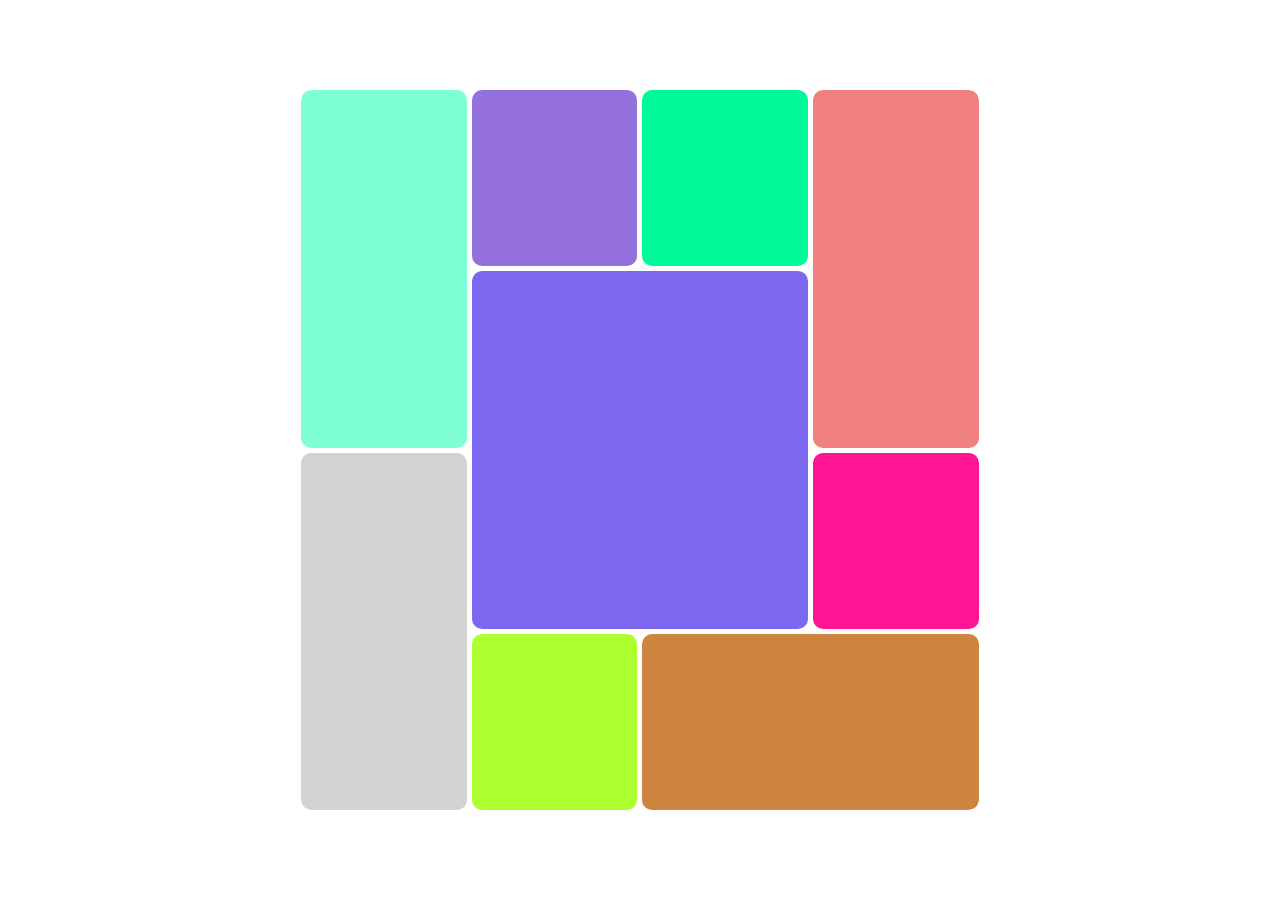
<file: HTML&CSS/Display_GRIDS/index.html>
<!DOCTYPE html>
<html lang="en">
<head>
    <meta charset="UTF-8">
    <meta name="viewport" content="width=device-width, initial-scale=1.0">
    <title>Document</title>
    <link rel="stylesheet" href="style.css">
</head>
<body>
        <main>
            <div class="top-left"></div>
            <div class="top-center-left"></div>
            <div class="top-center-right"></div>
            <div class="top-right"></div>
            <div class="center"></div>
            <div class="center-right"></div>
            <div class="bottom-left"></div>
            <div class="bottom-center-left"></div>
            <div class="bottom-right"></div>
            <!-- <div class="top-center-left"></div>
            <div class="center"></div>
            <div class="center"></div>
            <div class="bottom-right"></div>
            <div class="top-left"></div>
            <div class="center"></div>
            <div class="bottom-left"></div> -->
        </main>
</body>
</html>
</file>
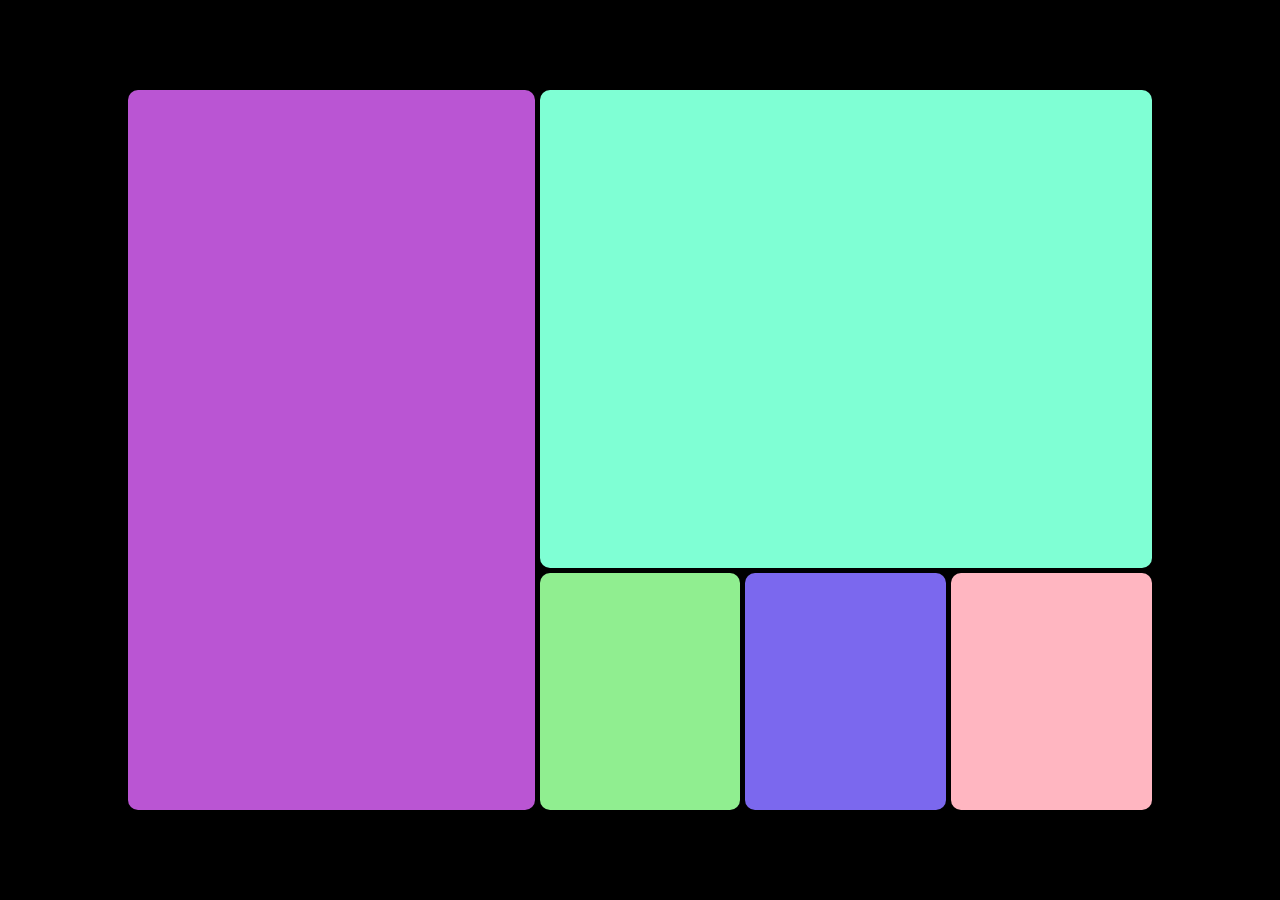
<file: HTML&CSS/Responsive/index.html>
<!DOCTYPE html>
<html lang="en">
<head>
    <meta charset="UTF-8">
    <meta name="viewport" content="width=device-width, initial-scale=1.0">
    <title>Document</title>
    <link rel="stylesheet" href="style.css">
</head>
<body>
    <main>
        <section class="left"></section>
        <section class="top-right"></section>
        <section class="btm-center"></section>
        <section class="btm-center-right"></section>
        <section class="btm-right"></section>
    </main>
</body>
</html>
</file>
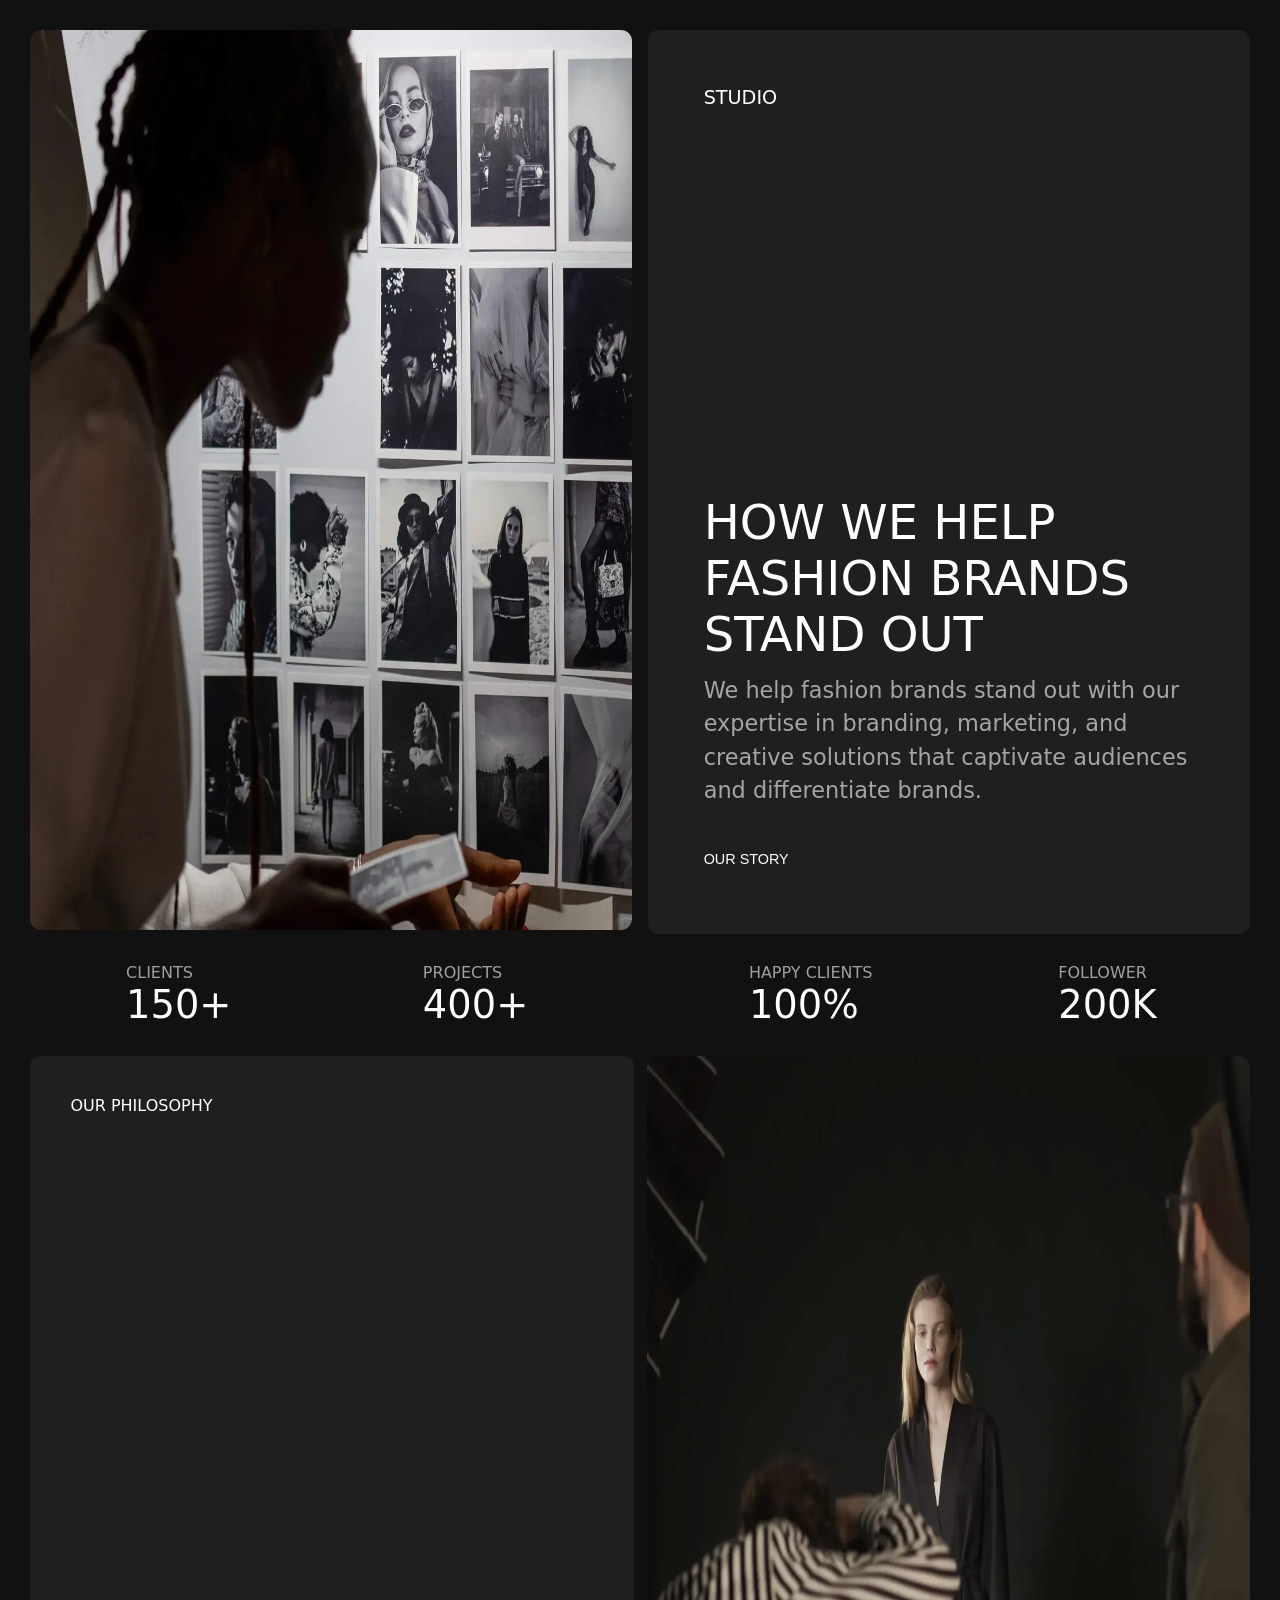
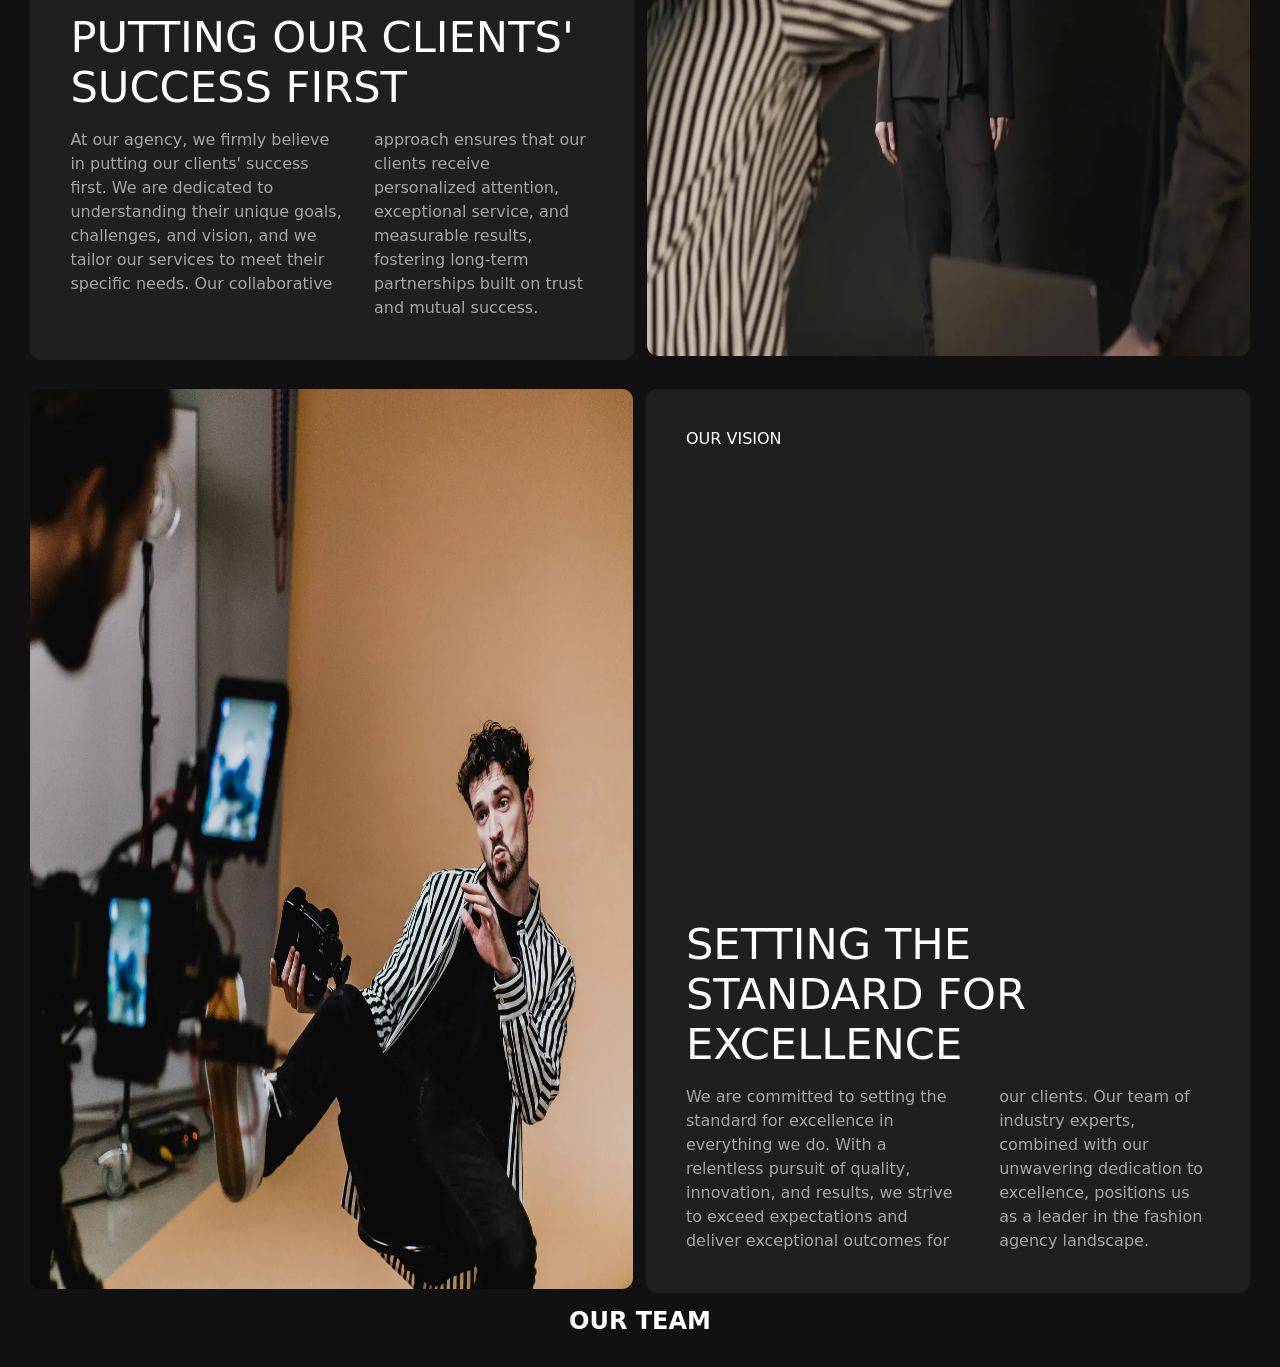
<file: HTML&CSS/Responsive2/index.html>
<!DOCTYPE html>
<html lang="en">
<head>
    <meta charset="UTF-8">
    <meta name="viewport" content="width=device-width, initial-scale=1.0">
    <title>Document</title>
    <link rel="stylesheet" href="style.css">
</head>
<body>
    <main>
        <section class="view1">
            <div class="top">
                <img src="./image1.webp" alt="">
            </div>
            <div class="bottom">
                <p>STUDIO</p>
                <div class="text">
                    <h1>How We Help Fashion Brands Stand Out</h1>
                    <p>We help fashion brands stand out with our expertise in branding, marketing, and creative solutions that captivate audiences and differentiate brands.</p>
                    <button>OUR STORY</button>
                </div>
            </div>
        </section>
        <section class="view2">
            <div class="top">
                <div>
                    <p>Clients</p>
                    <h1>150+</h1>
                </div>
                <div>
                    <p>Projects</p>
                    <h1>400+</h1>
                </div>
            </div>
            <div class="bottom">
                <div>
                    <p>Happy Clients</p>
                    <h1>100%</h1>
                </div>
                <div>
                    <p>Follower</p>
                    <h1>200K</h1>
                </div>
            </div>
        </section>
        <section class="view3">
            <div class="top">
                <img src="./image2.webp" alt="">
            </div>
            <div class="bottom">
                <p>Our Philosophy</p>
                <div class="text2">
                    <h1>Putting Our Clients' Success First</h1>
                    <div class="para">
                        <p>At our agency, we firmly believe in putting our clients' success first. We are dedicated to understanding their unique goals, challenges, and vision, and we tailor our services to meet their specific needs. Our collaborative</p>
                        <p>approach ensures that our clients receive personalized attention, exceptional service, and measurable results, fostering long-term partnerships built on trust and mutual success.</p>
                    </div>
                </div>
            </div>
        </section>
        <section class="view4">
            <div class="top">
                <img src="./image3.webp" alt="">
            </div>
            <div class="bottom">
                <p>Our Vision</p>
                <div class="text3">
                    <h1>Setting the Standard for Excellence</h1>
                    <div class="para2">
                        <p>We are committed to setting the standard for excellence in everything we do. With a relentless pursuit of quality, innovation, and results, we strive to exceed expectations and deliver exceptional outcomes for</p>
                        <p>our clients. Our team of industry experts, combined with our unwavering dedication to excellence, positions us as a leader in the fashion agency landscape.</p>
                    </div>
                </div>
            </div>
        </section>
        <section class="view5">
            <h1>OUR TEAM</h1>
        </section>
        <section class="view6">
            <div></div>
        </section>
    </main>
</body>
</html>
</file>
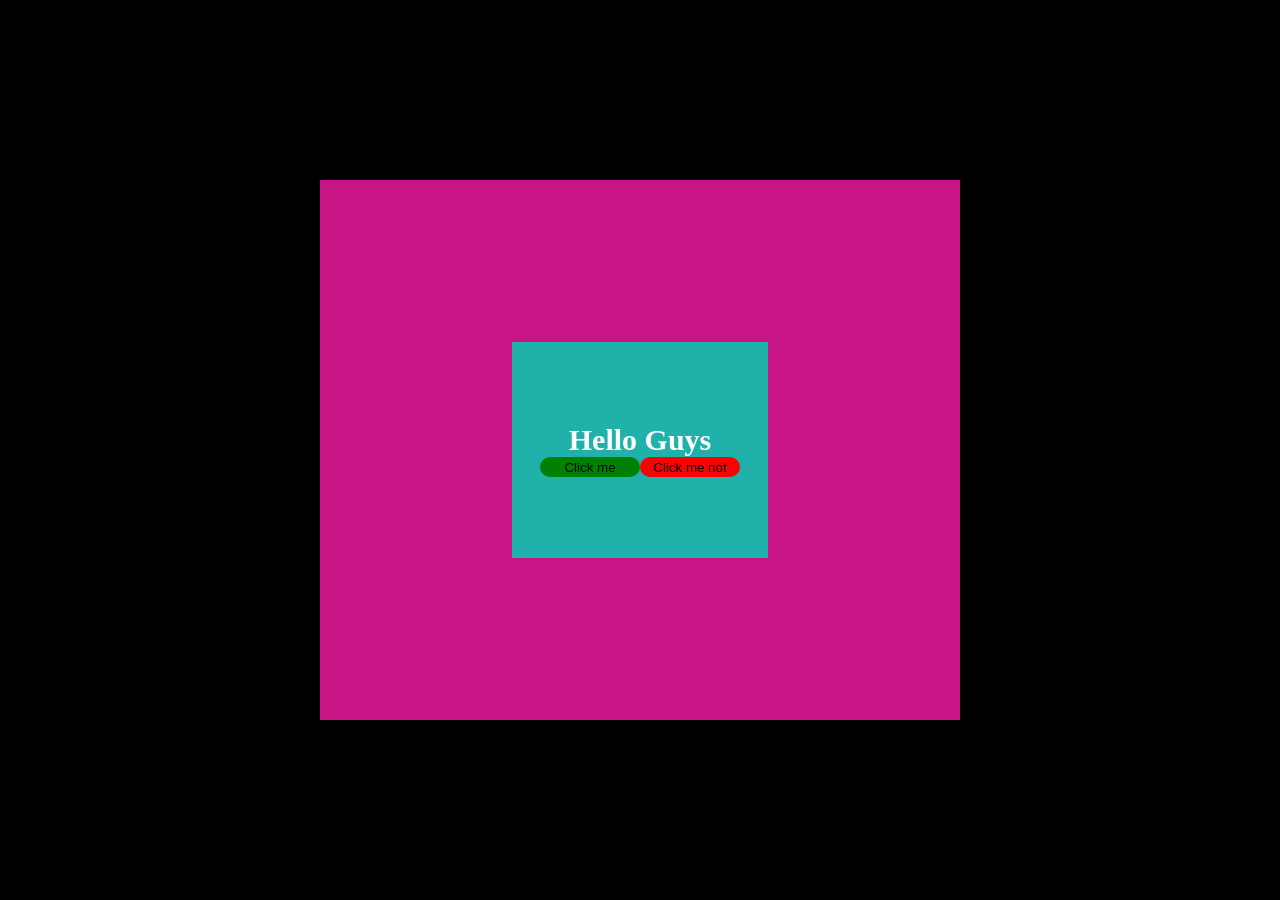
<file: HTML&CSS/SCSS/index.html>
<!DOCTYPE html>
<html lang="en">
<head>
    <meta charset="UTF-8">
    <meta name="viewport" content="width=device-width, initial-scale=1.0">
    <title>Document</title>
    <link rel="stylesheet" href="style.css">
</head>
<body>
    <main>
        <section>
            <h1>Hello Guys</h1>
            <div class="btn">
                <button class="green">Click me</button>
                <button class="red">Click me not</button>
            </div>
        </section>
    </main>
</body>
</html>
</file>
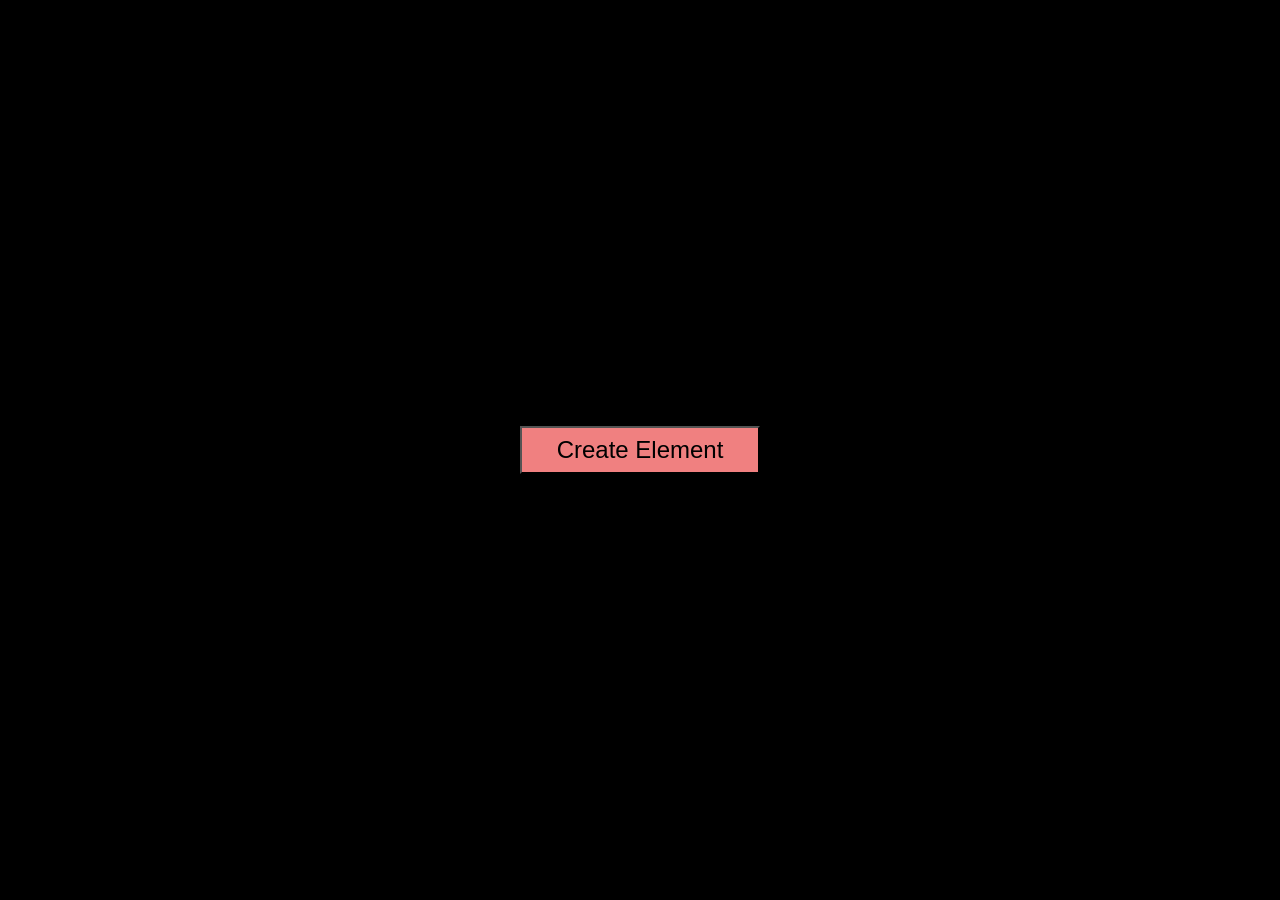
<file: JS/DOM/Project1/Index.html>
<!doctype html>
<html lang="en">
  <head>
    <meta charset="UTF-8" />
    <meta name="viewport" content="width=device-width, initial-scale=1.0" />
    <title>Document</title>
    <link rel="stylesheet" href="style.css" />
  </head>
  <body>
    <main>
        <button class="btn">Create Element</button>
    </main>

    <script src="script.js"></script>
  </body>
</html>
</file>
<file: HTML&CSS/Display_GRIDS/style.css>
*{
    margin: 0;
    padding: 0;
    box-sizing: border-box;
}

html, body{
    height: 100%;
    width: 100%;
}

body{
    /* background-color: black; */
    display: flex;
    justify-content: center;
    align-items: center;
}

main{
    height: 80%;
    width: 53%;
    /* background-color: black; */
    display: grid;
    grid-template-columns:1fr 1fr 1fr 1fr;
    grid-template-rows: 1fr 1fr 1fr 1fr;
    grid-gap: 5px;
    border-radius: 10px;
    overflow: hidden;
    grid-template-areas: "top-left top-center-left top-center-right top-right"
                         "top-left center center top-right"
                         "bottom-left center center center-right"
                         "bottom-left bottom-center-left bottom-right bottom-right"   ;
}

.top-left{
    background-color: aquamarine;
    grid-area: top-left;
    border-radius: 10px;
    background-image: url(https://images.unsplash.com/photo-1788888882364-7cf34cec52f5?q=80&w=687&auto=format&fit=crop&ixlib=rb-4.1.0&ixid=M3wxMjA3fDB8MHxwaG90by1wYWdlfHx8fGVufDB8fHx8fA%3D%3D);
    background-size: cover;
}

.top-center-left{
    background-color: mediumpurple;
    grid-area: top-center-left;
    border-radius: 10px;
    background-image: url(https://images.unsplash.com/photo-1465146344425-f00d5f5c8f07?q=80&w=1176&auto=format&fit=crop&ixlib=rb-4.1.0&ixid=M3wxMjA3fDB8MHxwaG90by1wYWdlfHx8fGVufDB8fHx8fA%3D%3D);
    background-size: cover;

}
.top-center-right{
    background-color: mediumspringgreen;
    grid-area: top-center-right;
    border-radius: 10px;
    background-image: url(https://images.unsplash.com/photo-1470240731273-7821a6eeb6bd?q=80&w=1170&auto=format&fit=crop&ixlib=rb-4.1.0&ixid=M3wxMjA3fDB8MHxwaG90by1wYWdlfHx8fGVufDB8fHx8fA%3D%3D);
    background-size:cover ;

}
.top-right{
    background-color: lightcoral;
    grid-area: top-right;
    border-radius: 10px;
    background-image: url(https://images.unsplash.com/photo-1784139023935-553b92895341?q=80&w=765&auto=format&fit=crop&ixlib=rb-4.1.0&ixid=M3wxMjA3fDB8MHxwaG90by1wYWdlfHx8fGVufDB8fHx8fA%3D%3D);
    background-size: cover;

}
.bottom-left{
    background-color: lightgray;
    grid-area: bottom-left;
    border-radius: 10px;
    background-image: url(https://images.unsplash.com/photo-1788791069026-79c317af09f6?q=80&w=687&auto=format&fit=crop&ixlib=rb-4.1.0&ixid=M3wxMjA3fDB8MHxwaG90by1wYWdlfHx8fGVufDB8fHx8fA%3D%3D);
    background-size: cover;

}
.center{
    background-color: mediumslateblue;
    grid-area: center;
    border-radius: 10px;
    background-image: url(https://plus.unsplash.com/premium_photo-1728218694313-fbbc6f96613b?q=80&w=1170&auto=format&fit=crop&ixlib=rb-4.1.0&ixid=M3wxMjA3fDB8MHxwaG90by1wYWdlfHx8fGVufDB8fHx8fA%3D%3D);
    background-size: cover;

}
.center-right{
    background-color: deeppink;
    border-radius: 10px;
    grid-area: center-right;
    background-image: url(https://images.unsplash.com/photo-1537819191377-d3305ffddce4?q=80&w=1121&auto=format&fit=crop&ixlib=rb-4.1.0&ixid=M3wxMjA3fDB8MHxwaG90by1wYWdlfHx8fGVufDB8fHx8fA%3D%3D);
    background-size: cover;
}
.bottom-right{
    background-color: peru;
    grid-area: bottom-right;
    border-radius: 10px;
    background-image: url(https://images.unsplash.com/photo-1788839253210-0336ae0a0243?q=80&w=1171&auto=format&fit=crop&ixlib=rb-4.1.0&ixid=M3wxMjA3fDB8MHxwaG90by1wYWdlfHx8fGVufDB8fHx8fA%3D%3D);
    background-size: cover;
}
.bottom-center-left{
    background-color: greenyellow;
    grid-area: bottom-center-left;
    border-radius: 10px;
    background-image: url(https://images.unsplash.com/photo-1537819191377-d3305ffddce4?q=80&w=1121&auto=format&fit=crop&ixlib=rb-4.1.0&ixid=M3wxMjA3fDB8MHxwaG90by1wYWdlfHx8fGVufDB8fHx8fA%3D%3D);
    background-size: cover;

}
</file>
<file: HTML&CSS/Responsive/style.css>
* {
  margin: 0;
  padding: 0;
  box-sizing: border-box;
}

html, body {
  height: 100%;
  width: 100%;
  background-color: black;
}

body {
  display: flex;
  justify-content: center;
  align-items: center;
}

main {
  height: 80vh;
  width: 80vw;
  display: grid;
  gap: 5px;
  grid-template-columns: 1fr 1fr 1fr 1fr 1fr;
  grid-template-rows: 1fr 1fr 1fr;
  grid-template-areas: "left left top-right top-right top-right" "left left top-right top-right top-right" "left left btm-center btm-center-right btm-right";
}
main section {
  border-radius: 10px;
}

.left {
  background-color: mediumorchid;
  grid-area: left;
}

.top-right {
  background-color: aquamarine;
  grid-area: top-right;
}

.btm-center {
  background-color: lightgreen;
  grid-area: btm-center;
}

.btm-center-right {
  background-color: mediumslateblue;
  grid-area: btm-center-right;
}

.btm-right {
  background-color: lightpink;
  grid-area: btm-right;
}/*# sourceMappingURL=style.css.map */
</file>
<file: HTML&CSS/Responsive2/style.css>
* {
  margin: 0;
  padding: 0;
  box-sizing: border-box;
}

html, body {
  height: 100%;
  width: 100%;
  background-color: rgb(18, 17, 17);
}

html {
  font-family: system-ui, -apple-system, BlinkMacSystemFont, "Segoe UI", Roboto, Oxygen, Ubuntu, Cantarell, "Open Sans", "Helvetica Neue", sans-serif;
  color: white;
}

section {
  max-width: 2000px;
}

main {
  width: 100%;
  display: flex;
  flex-direction: column;
  gap: 0rem;
  align-items: center;
}
main section.view1 {
  width: 100%;
  display: flex;
  flex-direction: column;
  gap: 0.8rem;
  padding: 0.9rem;
}
main section.view1 .top {
  width: 100%;
}
main section.view1 .top img {
  width: 100%;
  border-radius: 0.7rem;
}
main section.view1 .bottom {
  display: flex;
  flex-direction: column;
  gap: 3rem;
  background-color: rgb(32, 30, 30);
  border-radius: 0.7rem;
  padding: 1.5rem;
}
main section.view1 .bottom .text {
  display: flex;
  flex-direction: column;
  gap: 0.7rem;
}
main section.view1 .bottom .text h1 {
  font-weight: 300;
  font-size: 2.7rem;
  text-transform: uppercase;
}
main section.view1 .bottom .text p {
  font-size: 1.2rem;
  opacity: 0.6;
  line-height: 1.5;
}
main section.view1 .bottom .text button {
  background-color: rgb(32, 30, 30);
  border: none;
  outline: none;
  color: white;
  width: -moz-fit-content;
  width: fit-content;
  padding: 0.7rem 1rem 0.7rem 0rem;
}
main section.view2 {
  width: 100%;
  display: flex;
  flex-direction: column;
  gap: 2rem;
  padding: 0.9rem;
}
main section.view2 .top {
  width: 100%;
  display: flex;
  flex-direction: row;
  justify-content: space-around;
}
main section.view2 .top p {
  text-transform: uppercase;
  opacity: 0.6;
}
main section.view2 .top h1 {
  font-size: 2.4rem;
  font-weight: 400;
}
main section.view2 .bottom {
  width: 100%;
  display: flex;
  flex-direction: row;
  justify-content: space-around;
}
main section.view2 .bottom p {
  text-transform: uppercase;
  opacity: 0.6;
}
main section.view2 .bottom h1 {
  font-size: 2.4rem;
  font-weight: 400;
}
main section.view3 {
  display: flex;
  flex-direction: column;
  gap: 0.8rem;
  width: 100%;
  padding: 0.9rem;
}
main section.view3 .top {
  width: 100%;
}
main section.view3 .top img {
  width: 100%;
  border-radius: 0.7rem;
}
main section.view3 .bottom {
  display: flex;
  flex-direction: column;
  gap: 3rem;
  background-color: rgb(32, 30, 30);
  border-radius: 0.7rem;
  padding: 1.5rem;
}
main section.view3 .bottom h1 {
  font-size: 2.7rem;
  font-weight: 300;
  text-transform: uppercase;
}
main section.view3 .bottom .text2 {
  display: flex;
  flex-direction: column;
  gap: 1rem;
}
main section.view3 .bottom .para p {
  opacity: 0.6;
  line-height: 1.5;
}
main section.view3 .bottom > p {
  text-transform: uppercase;
}
main section.view4 {
  display: flex;
  flex-direction: column;
  gap: 0.8rem;
  width: 100%;
  padding: 0.9rem;
}
main section.view4 .top {
  width: 100%;
}
main section.view4 .top img {
  width: 100%;
  border-radius: 0.7rem;
}
main section.view4 .bottom {
  display: flex;
  flex-direction: column;
  gap: 3rem;
  background-color: rgb(32, 30, 30);
  border-radius: 0.7rem;
  padding: 1.5rem;
}
main section.view4 .bottom h1 {
  font-size: 2.7rem;
  font-weight: 300;
  text-transform: uppercase;
}
main section.view4 .bottom .text3 {
  display: flex;
  flex-direction: column;
  gap: 1rem;
}
main section.view4 .bottom .para2 p {
  opacity: 0.6;
  line-height: 1.5;
}
main section.view4 .bottom > p {
  text-transform: uppercase;
}
main section.view5 {
  display: flex;
  justify-content: flex-start;
}

@media (min-width: 1000px) {
  main {
    padding: 1rem 1rem 2rem 1rem;
  }
  main section.view1 {
    flex-direction: row;
    gap: 1rem;
  }
  main section.view1 .top, main section.view1 .bottom {
    width: 50%;
  }
  main section.view1 .top img {
    height: 100vh;
  }
  main section.view1 .bottom {
    justify-content: space-between;
  }
  main section.view1 .bottom p:nth-child(1) {
    padding: 2rem;
    font-size: 1.2rem;
  }
  main section.view1 .bottom .text {
    padding: 2rem;
  }
  main section.view1 .bottom .text h1 {
    font-size: 3rem;
  }
  main section.view1 .bottom .text p {
    font-size: 1.4rem;
    line-height: 1.5;
  }
  main section.view1 .bottom .text button {
    font-size: 0.9rem;
    padding: 2rem 1rem 0.7rem 0rem;
  }
  main section.view2 {
    flex-direction: row;
    justify-content: space-around;
  }
  main section.view3 {
    flex-direction: row-reverse;
  }
  main section.view3 .top {
    width: 50%;
  }
  main section.view3 .top img {
    height: 100vh;
  }
  main section.view3 .bottom {
    padding: 2.5rem;
    width: 50%;
    justify-content: space-between;
  }
  main section.view3 .bottom .text2 .para {
    display: flex;
    flex-direction: row;
    gap: 2rem;
  }
  main section.view4 {
    flex-direction: row;
  }
  main section.view4 .top {
    width: 50%;
  }
  main section.view4 .top img {
    height: 100vh;
  }
  main section.view4 .bottom {
    padding: 2.5rem;
    width: 50%;
    justify-content: space-between;
  }
  main section.view4 .bottom .text3 .para2 {
    display: flex;
    flex-direction: row;
    gap: 2rem;
  }
}/*# sourceMappingURL=style.css.map */
</file>
<file: HTML&CSS/SCSS/style.css>
* {
  margin: 0;
  padding: 0;
  box-sizing: border-box;
}

html, body {
  height: 100%;
  width: 100%;
  background-color: black;
}

body {
  display: flex;
  justify-content: center;
  align-items: center;
}

main {
  height: 60%;
  width: 50%;
  background-color: mediumvioletred;
  display: flex;
  justify-content: center;
  align-items: center;
}
main section {
  height: 40%;
  width: 40%;
  background-color: lightseagreen;
  display: flex;
  justify-content: center;
  align-items: center;
  flex-direction: column;
}
main section h1 {
  font-size: 30px;
  color: white;
  text-align: center;
}
main section .btn {
  display: flex;
  justify-content: center;
  align-items: center;
}
main section .btn .green {
  background-color: green;
  height: 20px;
  width: 100px;
  border-radius: 20px;
  outline: none;
  color: black;
  border: 10px black;
}
main section .btn .red {
  background-color: red;
  height: 20px;
  width: 100px;
  border-radius: 20px;
  outline: none;
  color: black;
  border: 10px black;
}/*# sourceMappingURL=style.css.map */
</file>
<file: JS/DOM/Project1/style.css>
* {
  margin: 0;
  padding: 0;
  box-sizing: border-box;
}

html, body {
  height: 100%;
  width: 100%;
  background-color: black;
}

body {
  overflow: hidden;
}

main {
  display: flex;
  justify-content: center;
  align-items: center;
  height: 100%;
  width: 100%;
}

div {
  position: absolute;
}

.btn {
  font-size: 1.5rem;
  background-color: lightcoral;
  width: 15rem;
  height: 3rem;
  position: relative;
  z-index: 9;
}/*# sourceMappingURL=style.css.map */
</file>
